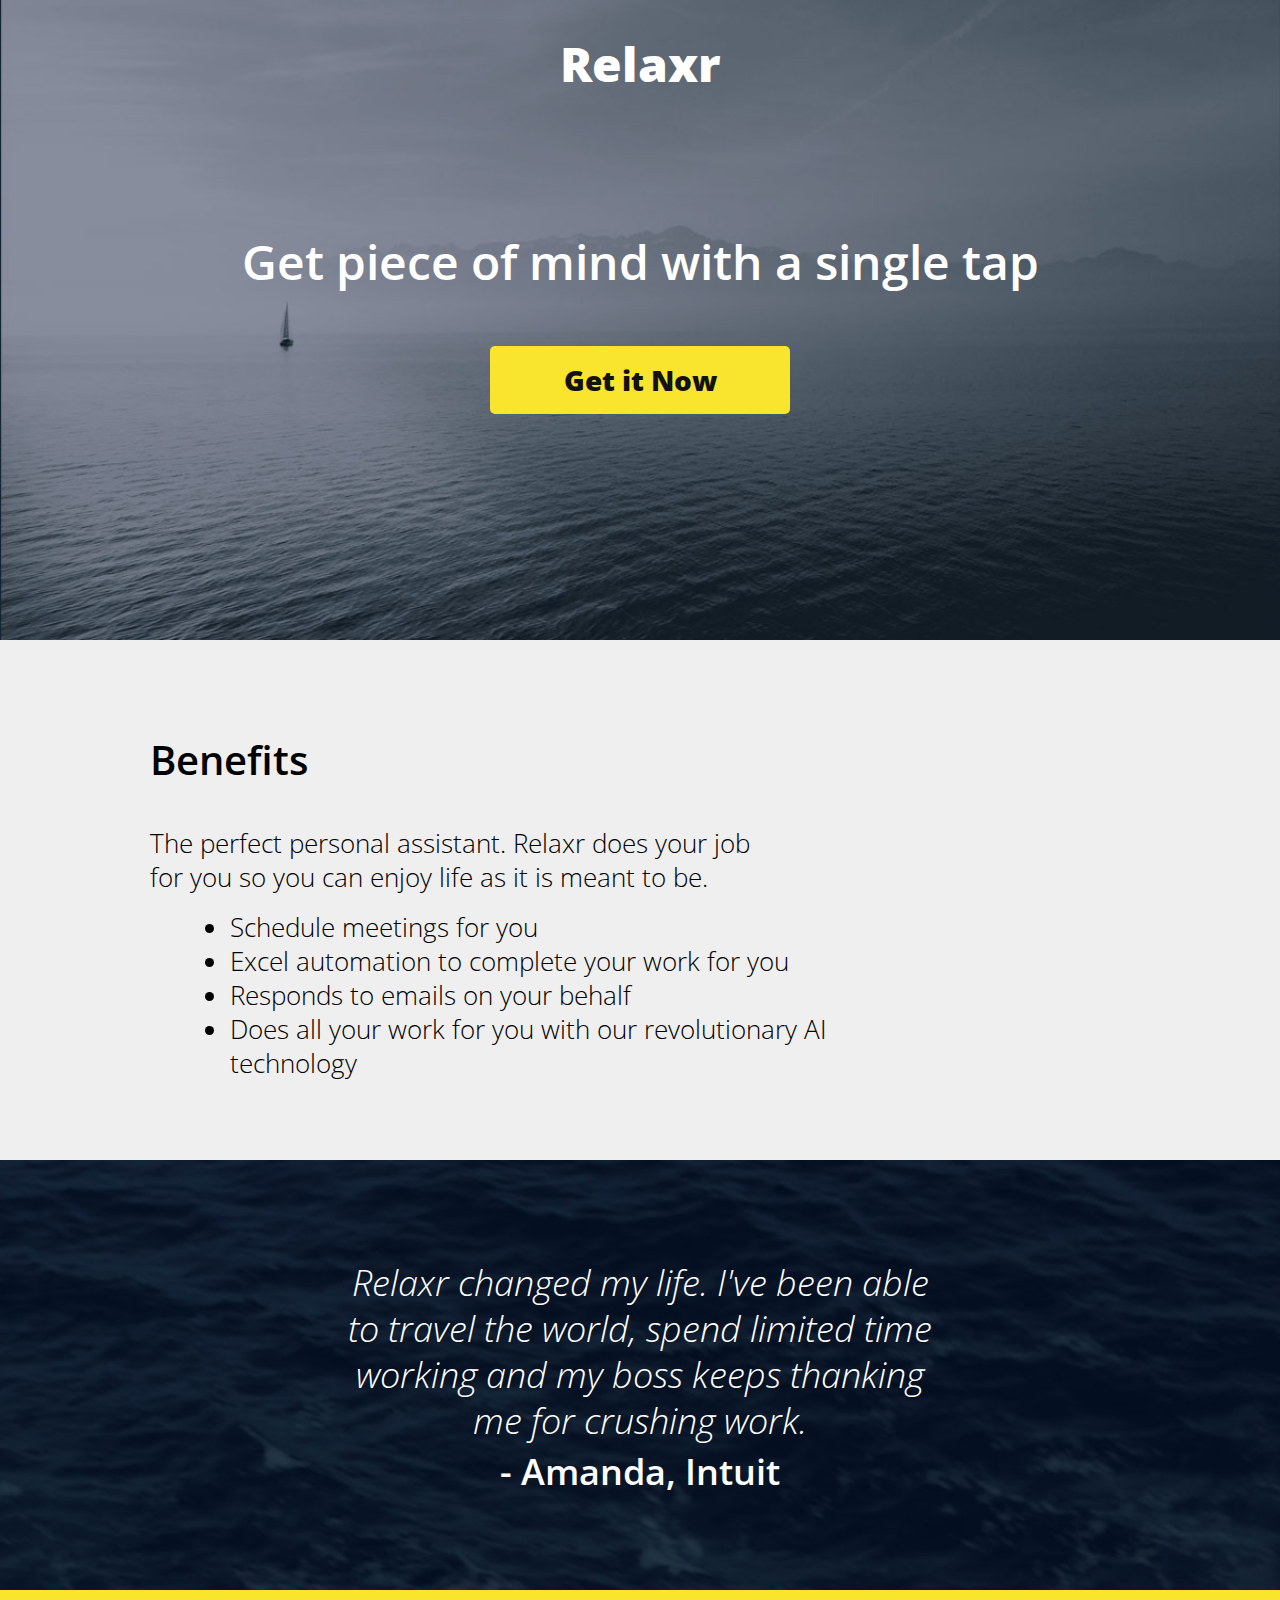
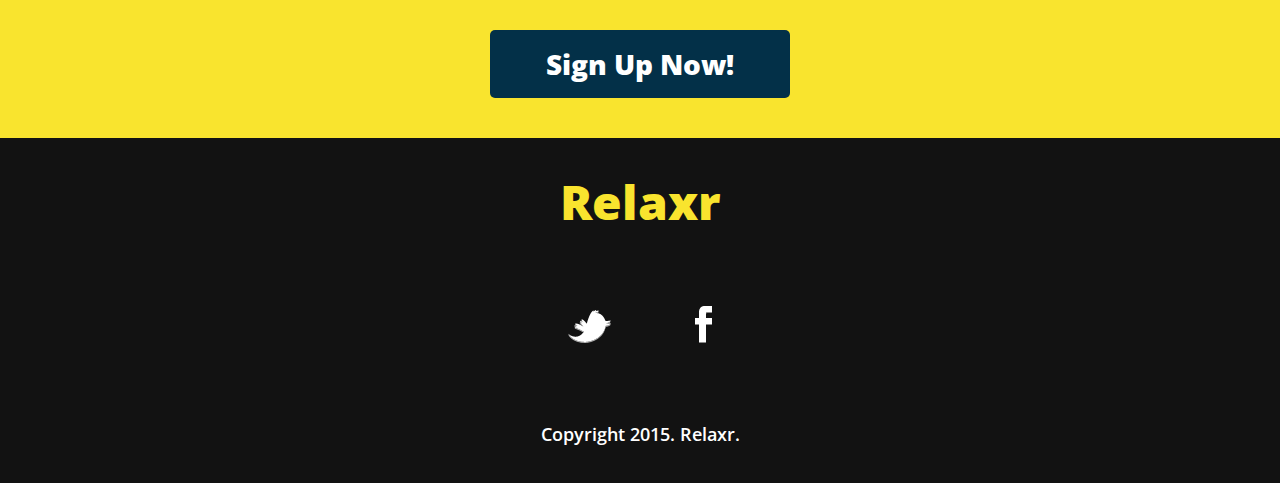
<file: index.html>
<!DOCTYPE html>
<html>
	<head>
		<link href="https://fonts.googleapis.com/css?family=Open+Sans:300,300i,600,800&display=swap" rel="stylesheet">
		<link rel="stylesheet" type="text/css" href="css/normalize.css">
		<link rel="stylesheet" type="text/css" href="css/reset.css">
		<link rel="stylesheet" type="text/css" href="css/style.css">
	</head>

<body>
	
<header class="white extralarge landing">
	<h1 class="extrabold landing">Relaxr</h1>
	<h2 class="semibold landing">Get piece of mind with a single tap</h2> 
	<a href="" class="button1 extrabold buttonsize almost-black">Get it Now</a>

</header>

<section class="benefits">
	<h2 class="semibold large landing">Benefits</h2>
	<p class="light small landing">The perfect personal assistant. Relaxr does your job for you so you can enjoy life as it is meant to be.</p>
	<ul class="light small landing">
		<li>Schedule meetings for you</li>
		<li>Excel automation to complete your work for you</li>
		<li>Responds to emails on your behalf</li>
		<li>Does all your work for you with our revolutionary AI technology</li>
	</ul>
</section>

<section class="testimonial white">
	<blockquote class="lightitalic med">Relaxr changed my life. I've been able to travel the world, spend limited time working and my boss keeps thanking me for crushing work.</blockquote>
	<span class="semibold med">- Amanda, Intuit</span>
</section>

<section class="signup">
	<a href="" class="button2 extrabold buttonsize white">Sign Up Now!</a>
</section>

<footer>
	<h6 class="extrabold extralarge yellow">Relaxr</h6>
	<a href=""><img class="social-media" src="images/twitter.png"></a>
	<a href=""><img class="social-media" src="images/facebook.png"></a>
	<h6 class="semibold extrasmall white">Copyright 2015. Relaxr.</h7>
</footer>


</body>

</html>
</file>
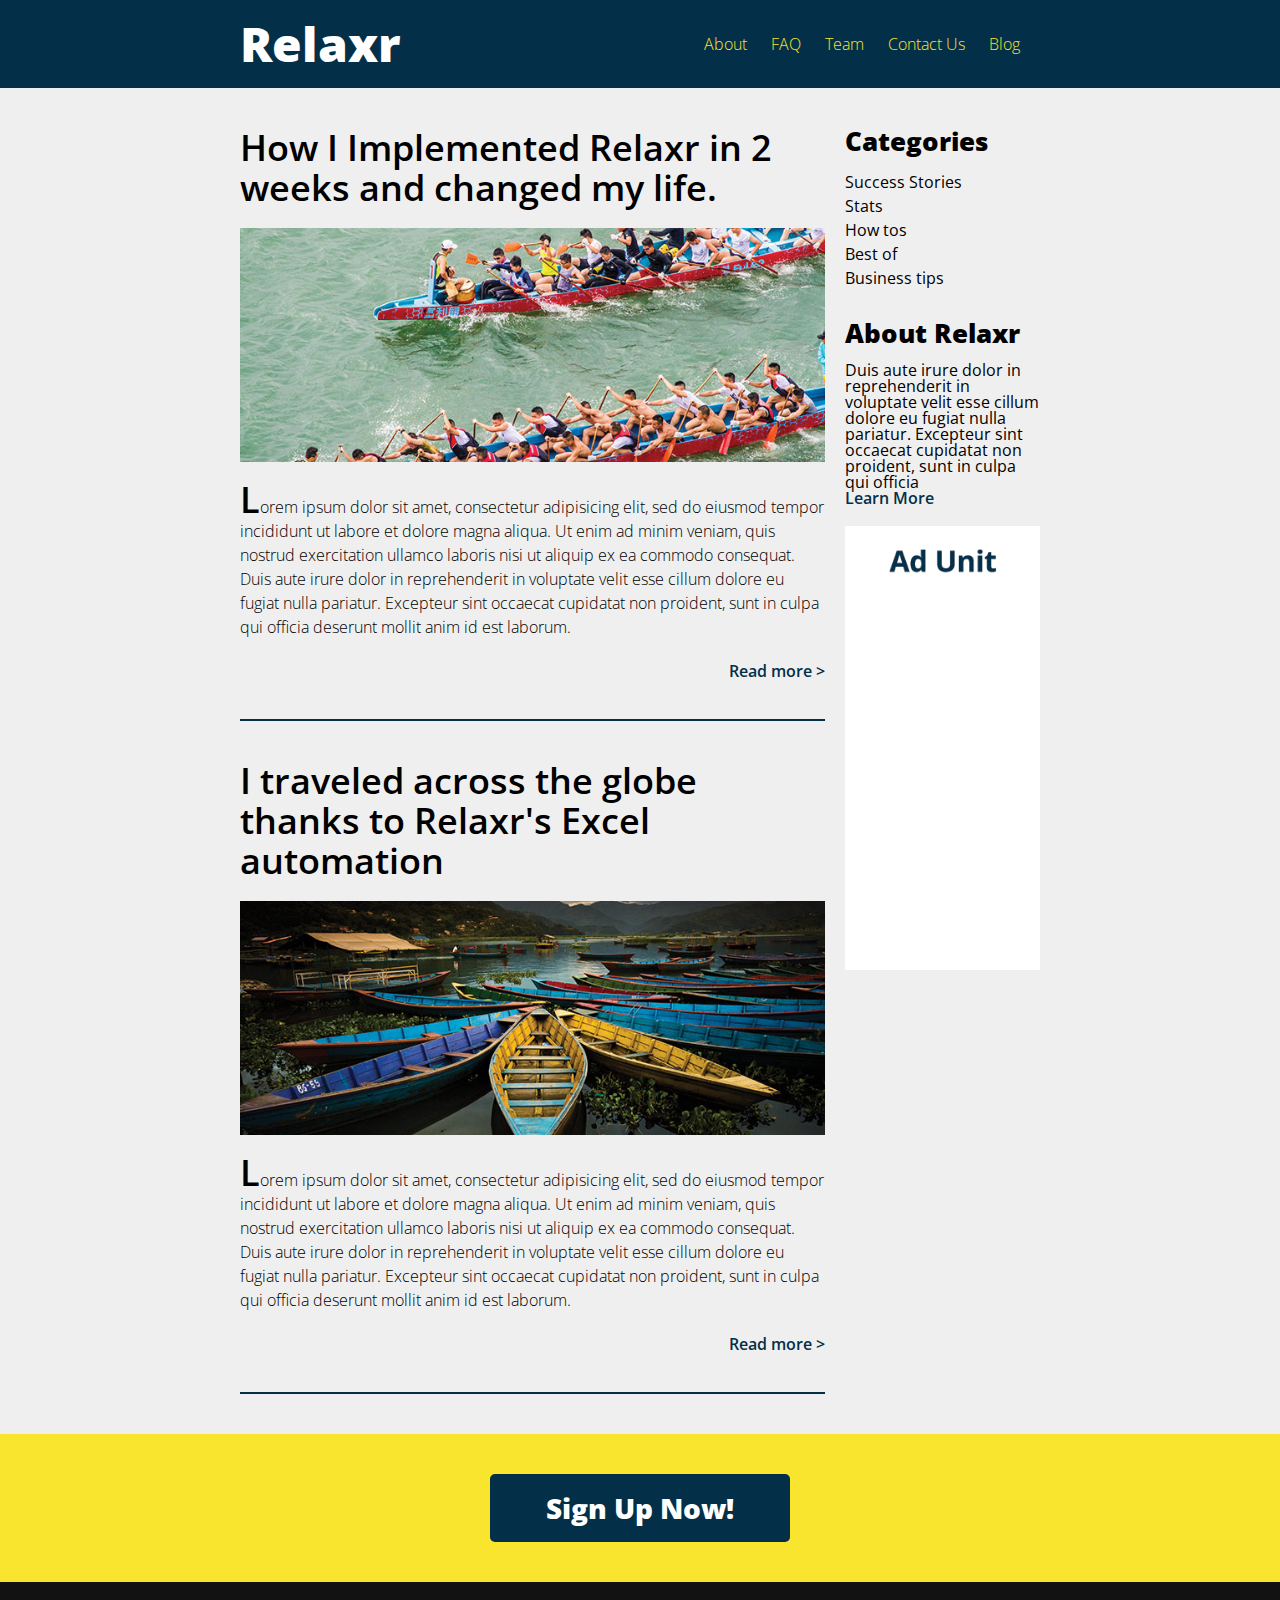
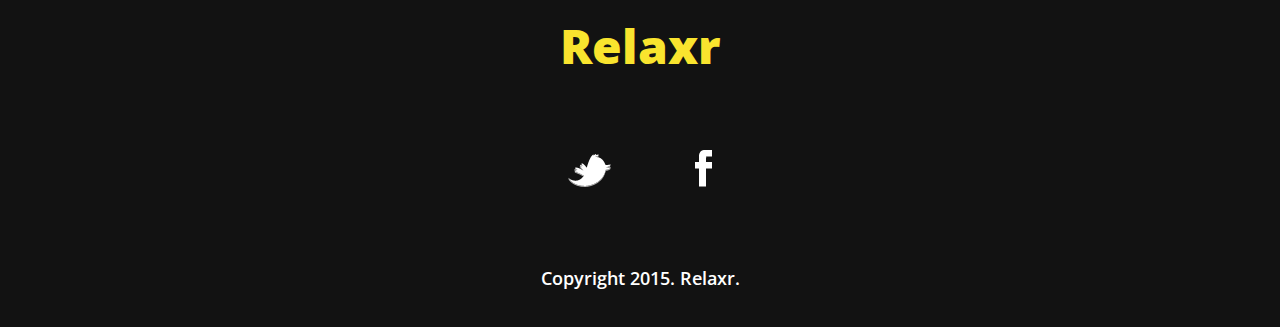
<file: blog.html>
<!DOCTYPE html>
<html>
	<head>
		<link href="https://fonts.googleapis.com/css?family=Open+Sans:300,300i,600,800&display=swap" rel="stylesheet">
		<link rel="stylesheet" type="text/css" href="css/normalize.css">
		<link rel="stylesheet" type="text/css" href="css/reset.css">
		<link rel="stylesheet" type="text/css" href="css/style.css">
	</head>
	<body>
		<header class="blog">

			<div class="nav-container">
				<h1 class="white extrabold extralarge">Relaxr</h1>
				<nav>
					<a href="">About</a>
					<a href="">FAQ</a>
					<a href="">Team</a>
					<a href="">Contact Us</a>
					<a href="">Blog</a>
				</nav>
			</div>

		</header>

		<div class="main-container">

			<main>
				<article>
					<h2 class="semibold med blog">How I Implemented Relaxr in 2 weeks and changed my life.</h2>
					<img class="blog" src="images/blog_photo1.jpg">
					<p class="light blog">Lorem ipsum dolor sit amet, consectetur adipisicing elit, sed do eiusmod
					tempor incididunt ut labore et dolore magna aliqua. Ut enim ad minim veniam,
					quis nostrud exercitation ullamco laboris nisi ut aliquip ex ea commodo
					consequat. Duis aute irure dolor in reprehenderit in voluptate velit esse
					cillum dolore eu fugiat nulla pariatur. Excepteur sint occaecat cupidatat non
					proident, sunt in culpa qui officia deserunt mollit anim id est laborum.</p>
					<a class="semibold read-more" href="">Read more ></a>

				</article>
				<article>
					<h2 class="semibold med blog">I traveled across the globe thanks to Relaxr's Excel automation</h2>
					<img class="blog" src="images/blog_photo2.jpg">
					<p class="light">Lorem ipsum dolor sit amet, consectetur adipisicing elit, sed do eiusmod
					tempor incididunt ut labore et dolore magna aliqua. Ut enim ad minim veniam,
					quis nostrud exercitation ullamco laboris nisi ut aliquip ex ea commodo
					consequat. Duis aute irure dolor in reprehenderit in voluptate velit esse
					cillum dolore eu fugiat nulla pariatur. Excepteur sint occaecat cupidatat non
					proident, sunt in culpa qui officia deserunt mollit anim id est laborum.</p>
					<a class="semibold read-more" href="">Read more ></a>
				</article>
			</main>
			<aside>
				<h3 class="extrabold blog">Categories</h3>
				<ul class="blog">
					<li>Success Stories</li>
					<li>Stats</li>
					<li>How tos</li>
					<li>Best of</li>
					<li>Business tips</li>
				</ul>
				<h3 class="extrabold blog">About Relaxr</h3>
				<p>Duis aute irure dolor in reprehenderit in voluptate velit esse
					cillum dolore eu fugiat nulla pariatur. Excepteur sint occaecat cupidatat non
					proident, sunt in culpa qui officia</p>

				<a class="learn-more" href="">Learn More</a>
				<a href="">
					<img class="blog" src="images/ad-unit.png">
				</a>

			</aside>


		</div> 

		<section class="signup">
			<a href="" class="button2 extrabold buttonsize white">Sign Up Now!</a>
		</section>

		<footer>
			<h6 class="extrabold extralarge yellow">Relaxr</h6>
			<a href=""><img class="social-media" src="images/twitter.png"></a>
			<a href=""><img class="social-media" src="images/facebook.png"></a>
			<h6 class="semibold extrasmall white">Copyright 2015. Relaxr.</h7>
		</footer>





	</body>
</html>
</file>
<file: css/style.css>
*{
	box-sizing: border-box;
}

body{
	font-family: Open Sans, sans-serif;
	text-align: center; /*BEACUSE OF LANDING PAGE*/
	background-color: #f0efef;
}



/*  LANDING PAGE ONLY  */

header.landing{
	background-image: url("../images/header_bg.jpg");
	background-position: center;
	background-size: cover; 
	height: 640px;
	padding: 40px;
}

section.benefits{
	background-color: #f0efef;
	text-align: left;
	padding: 100px 60px 80px 150px;
}

section.testimonial{
	background-image: url("../images/testimonial_bg.jpg");
	background-position: center;
	background-size: cover; 
	padding: 100px;
}

h1.landing{
	margin-bottom: 150px;
}

h2.landing{
	margin-bottom: 30px;
}

h6.landing{
	padding-top: 60px;
	padding-bottom: 60px;
}

ul.landing{
	list-style-type: disc;
	padding-left: 80px;
	line-height: 34px;
	width: 700px;
}

p.landing{
	width: 600px;
	line-height: 34px;
	padding: 16px 0px;
}

blockquote{
	width: 600px;
	margin: auto;
	line-height: 46px;
	padding-bottom: 10px;
}





/* BLOG PAGE ONLY */


header.blog{
	background-color: #033048;
	padding: 20px;
}

div.nav-container{
	width: 800px;
	margin: 0 auto;
	display: flex;
	justify-content: space-between;
	align-items: center;
}

nav{
	justify-content: flex-end;
}

nav a{
	margin-right: 20px;
	color: #f9e42e;
	font-weight: 300;
}

div.main-container{
	width: 800px;
	margin: 0 auto;
	padding: 40px 0; 
	display: flex;
}

main{
	width: 75%;
	margin-right: 20px;
}

article{
	padding: 40px 0px;
	border-bottom:2px solid #033048;
}

article:first-child{
	padding: 0px 0px 40px 0px;
}

h2.blog{
	margin-bottom: 20px;
	line-height: 40px;
}

img.blog{
	width: 100%;
	height: auto;
}


aside{
	width: 25%;
}

h3.blog{
	font-size: 26px;
	text-align: left;
	padding-bottom: 16px;
}

ul.blog{
	list-style-type: none;
	text-align: left;
	line-height: 24px;
	margin-bottom: 30px;
}

article p{
	line-height: 24px;
	padding: 24px 0px;
}

article p:first-letter{
	font-size: 36px;
	font-weight: 600;
}

article, aside p{
	text-align:left;
}

a.read-more{
	display: block;
	text-align: right;
	color: #033048;
}

a.learn-more{
	display: block;
	text-align: left;
	color: #033048;
	font-weight: 600;
	padding-bottom: 20px;
}

/* BOTH PAGES */


section.signup{
	background-color: #f9e42e;
	padding: 40px;
}

footer{
	background-color: #121212;
	padding: 40px;
}



/* FONT WEIGHTS */


.light{
	font-weight: 300;
}

.lightitalic{
	font-weight: 300;
	font-style: italic;
}

.semibold{
	font-weight: 600;
}

.extrabold{
	font-weight: 800;
}



/* FONT SIZE */

.extrasmall{
	font-size: 18px;
}

.small{
	font-size: 26px
}

.med{
	font-size: 36px
}

.large{
	font-size: 40px
}

.extralarge{
	font-size: 48px
}

.buttonsize{
	font-size: 28px
}



/* COLORS */

.white{
	color: #ffffff;
}

.yellow{
	color: #f9e42e;
}

.dark-blue{
	color: #033048;
}

.light-grey{
	color: #606161;
}

.almost-black{
	color: #121212;
}




/* TEXT and STUFF */

a{
	text-decoration: none;
}

img.social-media{
	padding:80px 40px;
}


/* BUTTONS */


a.button1{
	width: 300px;
	background-color: #f9e42e;
 	border-radius: 5px;
 	display: inline-block;
 	padding: 20px;
 	margin-top:30px;
}

a.button2{
	width: 300px;
	background-color: #033048;
 	border-radius: 5px;
 	display: inline-block;
 	padding: 20px;
 
}
</file>
